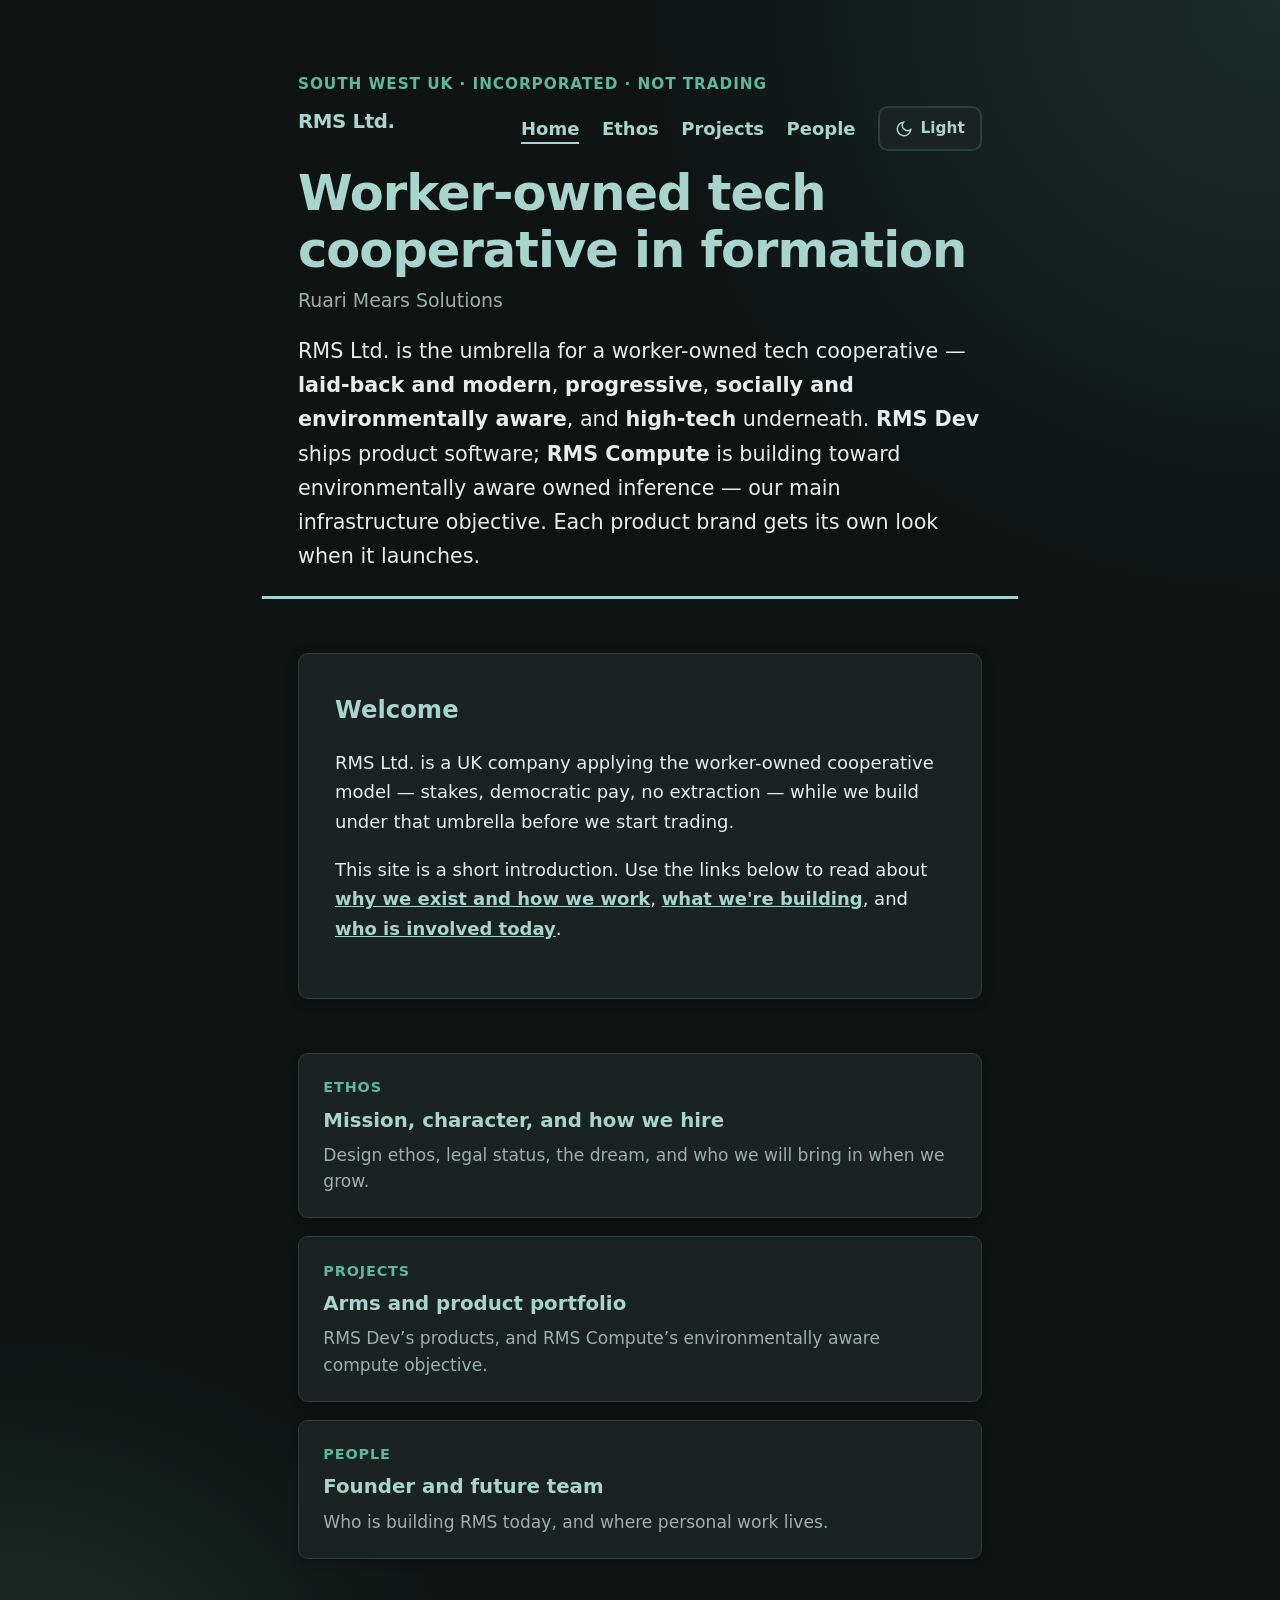
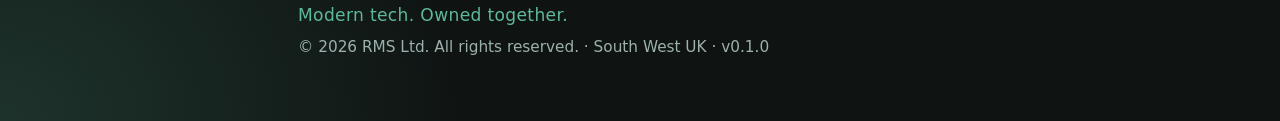
<file: index.html>
<!DOCTYPE html>
<html lang="en-GB">
<head>
  <meta charset="utf-8">
  <script>
    (function () {
      var k = 'rms-theme', t = 'dark';
      try {
        var s = localStorage.getItem(k);
        if (s === 'light' || s === 'dark') t = s;
      } catch (e) {}
      document.documentElement.setAttribute('data-theme', t);
    })();
  </script>
  <meta name="viewport" content="width=device-width, initial-scale=1">
  <title>RMS Ltd. — worker-owned tech cooperative in formation</title>
  <meta name="description" content="RMS Ltd. (Ruari Mears Solutions) — corporate umbrella for a worker-owned tech cooperative in formation. Not trading yet.">
  <link rel="canonical" href="https://rms-ltd.github.io/web/">
  <meta property="og:title" content="RMS Ltd. — worker-owned tech cooperative in formation">
  <meta property="og:description" content="Corporate umbrella for a worker-owned tech cooperative in formation. Arms and products introduced on the site — not trading yet.">
  <meta property="og:type" content="website">
  <meta property="og:url" content="https://rms-ltd.github.io/web/">
  <meta name="theme-color" content="#0f1413">
  <link rel="icon" href="assets/favicon.svg" type="image/svg+xml">
  <link rel="stylesheet" href="styles.css">
</head>
<body>
  <a class="skip-link" href="#main">Skip to content</a>

  <header class="site-header">
    <p class="eyebrow">South West UK · incorporated · not trading</p>
    <div class="header-bar">
      <p class="site-brand"><a href="index.html">RMS Ltd.</a></p>
      <div class="header-actions">
        <nav class="site-nav" aria-label="Site">
          <ul>
            <li><a href="index.html" aria-current="page">Home</a></li>
            <li><a href="ethos.html">Ethos</a></li>
            <li><a href="projects.html">Projects</a></li>
            <li><a href="people.html">People</a></li>
          </ul>
        </nav>
        <button type="button" class="theme-toggle" id="theme-toggle" aria-label="Switch to light mode" aria-pressed="true">
          <svg class="theme-icon theme-icon-light" xmlns="http://www.w3.org/2000/svg" width="18" height="18" viewBox="0 0 24 24" fill="none" stroke="currentColor" stroke-width="2" stroke-linecap="round" aria-hidden="true"><circle cx="12" cy="12" r="4"/><path d="M12 2v2M12 20v2M4.93 4.93l1.41 1.41M17.66 17.66l1.41 1.41M2 12h2M20 12h2M4.93 19.07l1.41-1.41M17.66 6.34l1.41-1.41"/></svg>
          <svg class="theme-icon theme-icon-dark" xmlns="http://www.w3.org/2000/svg" width="18" height="18" viewBox="0 0 24 24" fill="none" stroke="currentColor" stroke-width="2" stroke-linecap="round" aria-hidden="true"><path d="M21 12.79A9 9 0 1 1 11.21 3 7 7 0 0 0 21 12.79z"/></svg>
          <span class="theme-toggle-label">Light</span>
        </button>
      </div>
    </div>
    <h1>Worker-owned tech cooperative in formation</h1>
    <p class="subtitle">Ruari Mears Solutions</p>
    <p class="lede">RMS Ltd. is the umbrella for a worker-owned tech cooperative — <strong>laid-back and modern</strong>, <strong>progressive</strong>, <strong>socially and environmentally aware</strong>, and <strong>high-tech</strong> underneath. <strong>RMS Dev</strong> ships product software; <strong>RMS Compute</strong> is building toward environmentally aware owned inference — our main infrastructure objective. Each product brand gets its own look when it launches.</p>
  </header>

  <main id="main">
    <section class="panel intro" aria-labelledby="intro-heading">
      <h2 id="intro-heading">Welcome</h2>
      <p>RMS Ltd. is a UK company applying the worker-owned cooperative model — stakes, democratic pay, no extraction — while we build under that umbrella before we start trading.</p>
      <p>This site is a short introduction. Use the links below to read about <a href="ethos.html">why we exist and how we work</a>, <a href="projects.html">what we're building</a>, and <a href="people.html">who is involved today</a>.</p>
    </section>

    <nav class="page-teasers" aria-label="Explore the site">
      <ul>
        <li>
          <a class="teaser-card" href="ethos.html">
            <span class="teaser-label">Ethos</span>
            <span class="teaser-title">Mission, character, and how we hire</span>
            <span class="teaser-desc">Design ethos, legal status, the dream, and who we will bring in when we grow.</span>
          </a>
        </li>
        <li>
          <a class="teaser-card" href="projects.html">
            <span class="teaser-label">Projects</span>
            <span class="teaser-title">Arms and product portfolio</span>
            <span class="teaser-desc">RMS Dev’s products, and RMS Compute’s environmentally aware compute objective.</span>
          </a>
        </li>
        <li>
          <a class="teaser-card" href="people.html">
            <span class="teaser-label">People</span>
            <span class="teaser-title">Founder and future team</span>
            <span class="teaser-desc">Who is building RMS today, and where personal work lives.</span>
          </a>
        </li>
      </ul>
    </nav>
  </main>

  <footer class="site-footer">
    <p class="tagline">Modern tech. Owned together.</p>
    <p class="footer-meta">© <span id="year"></span> RMS Ltd. All rights reserved. · South West UK · <span id="site-version"></span></p>
  </footer>

  <script src="assets/theme.js"></script>
  <script src="assets/site.js"></script>
</body>
</html>
</file>
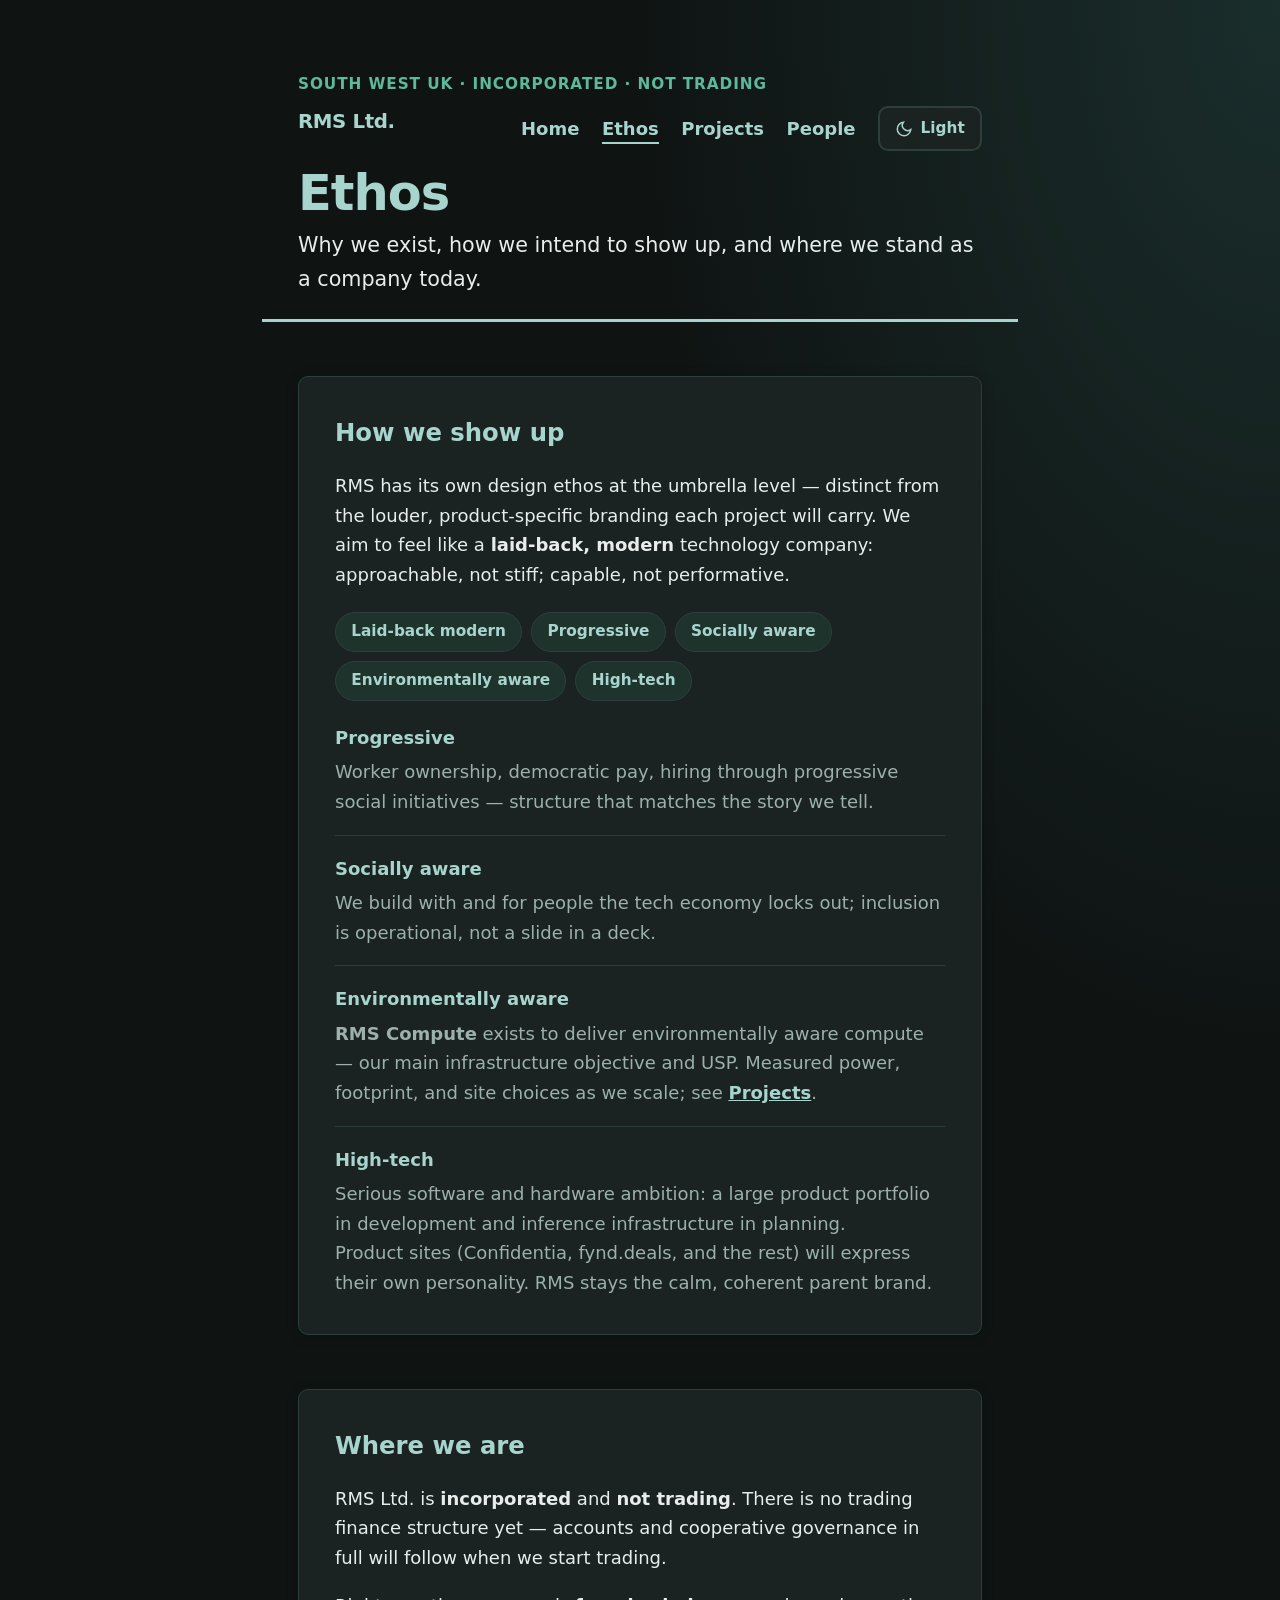
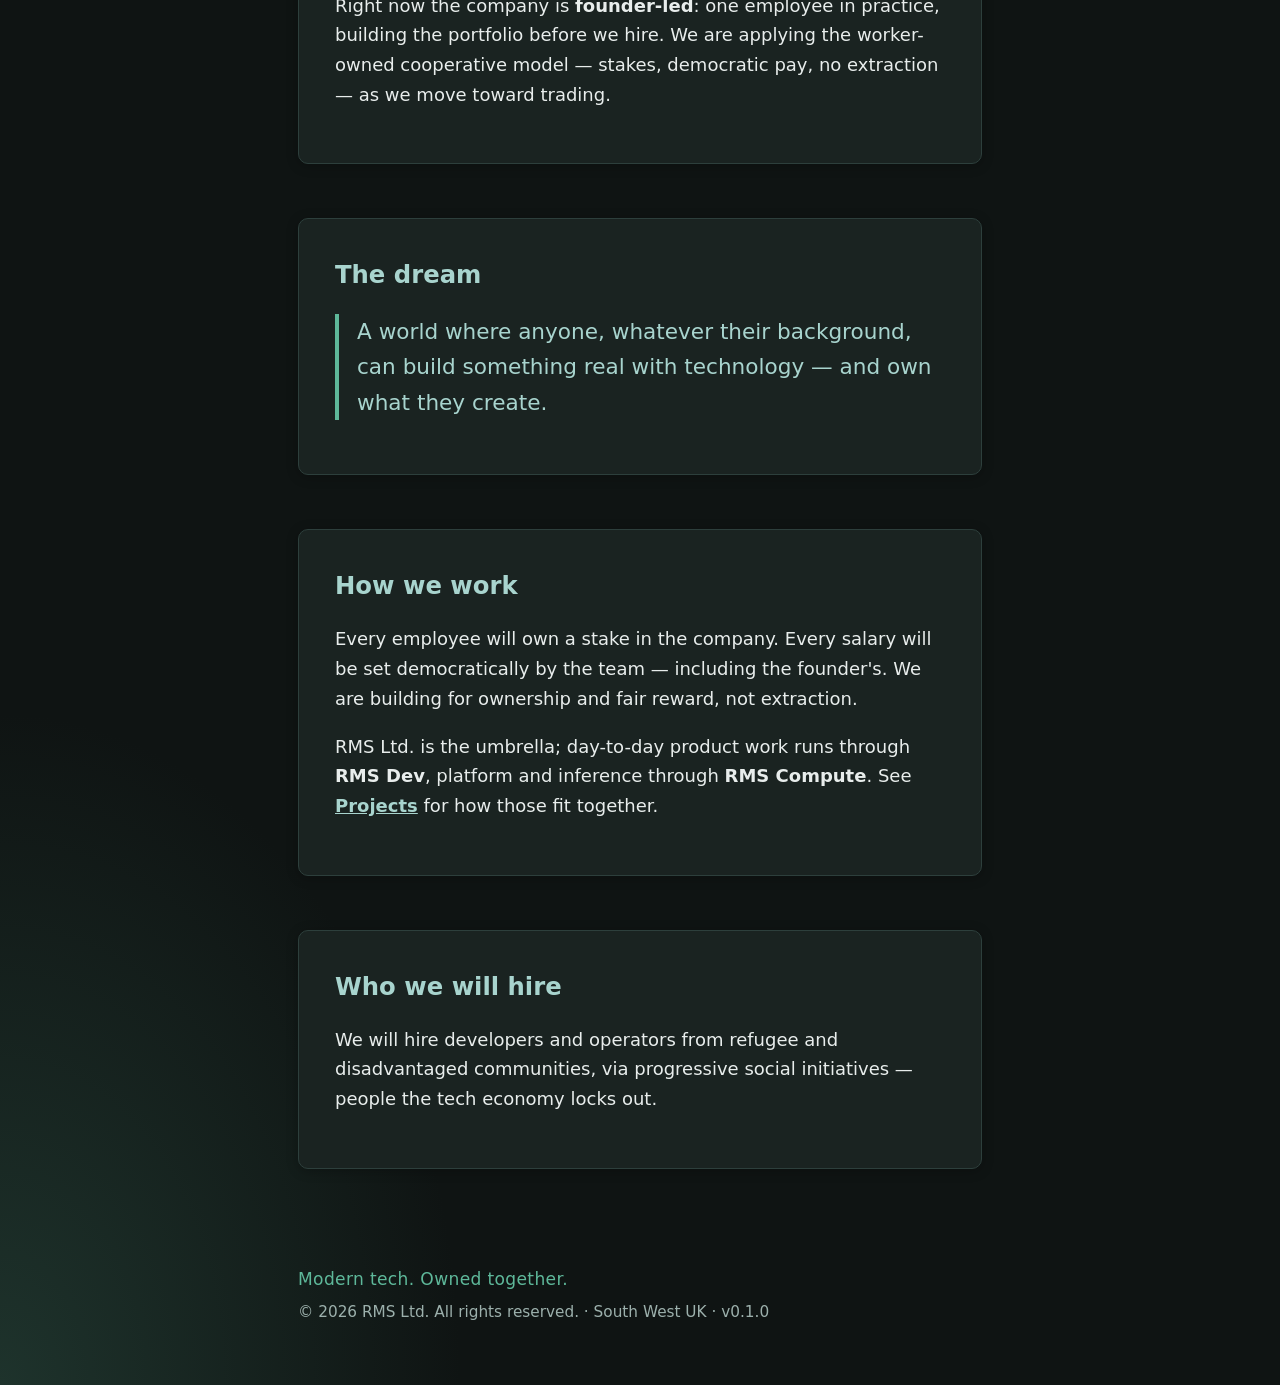
<file: ethos.html>
<!DOCTYPE html>
<html lang="en-GB">
<head>
  <meta charset="utf-8">
  <script>
    (function () {
      var k = 'rms-theme', t = 'dark';
      try {
        var s = localStorage.getItem(k);
        if (s === 'light' || s === 'dark') t = s;
      } catch (e) {}
      document.documentElement.setAttribute('data-theme', t);
    })();
  </script>
  <meta name="viewport" content="width=device-width, initial-scale=1">
  <title>Ethos — RMS Ltd.</title>
  <meta name="description" content="Mission, legal status, and hiring intent for RMS Ltd. — a worker-owned tech cooperative in formation. Not trading yet.">
  <link rel="canonical" href="https://rms-ltd.github.io/web/ethos.html">
  <meta property="og:title" content="Ethos — RMS Ltd.">
  <meta property="og:description" content="Where we are, the dream, democratic ownership, and who we will hire.">
  <meta property="og:type" content="website">
  <meta property="og:url" content="https://rms-ltd.github.io/web/ethos.html">
  <meta name="theme-color" content="#0f1413">
  <link rel="icon" href="assets/favicon.svg" type="image/svg+xml">
  <link rel="stylesheet" href="styles.css">
</head>
<body>
  <a class="skip-link" href="#main">Skip to content</a>

  <header class="site-header">
    <p class="eyebrow">South West UK · incorporated · not trading</p>
    <div class="header-bar">
      <p class="site-brand"><a href="index.html">RMS Ltd.</a></p>
      <div class="header-actions">
        <nav class="site-nav" aria-label="Site">
          <ul>
            <li><a href="index.html">Home</a></li>
            <li><a href="ethos.html" aria-current="page">Ethos</a></li>
            <li><a href="projects.html">Projects</a></li>
            <li><a href="people.html">People</a></li>
          </ul>
        </nav>
        <button type="button" class="theme-toggle" id="theme-toggle" aria-label="Switch to light mode" aria-pressed="true">
          <svg class="theme-icon theme-icon-light" xmlns="http://www.w3.org/2000/svg" width="18" height="18" viewBox="0 0 24 24" fill="none" stroke="currentColor" stroke-width="2" stroke-linecap="round" aria-hidden="true"><circle cx="12" cy="12" r="4"/><path d="M12 2v2M12 20v2M4.93 4.93l1.41 1.41M17.66 17.66l1.41 1.41M2 12h2M20 12h2M4.93 19.07l1.41-1.41M17.66 6.34l1.41-1.41"/></svg>
          <svg class="theme-icon theme-icon-dark" xmlns="http://www.w3.org/2000/svg" width="18" height="18" viewBox="0 0 24 24" fill="none" stroke="currentColor" stroke-width="2" stroke-linecap="round" aria-hidden="true"><path d="M21 12.79A9 9 0 1 1 11.21 3 7 7 0 0 0 21 12.79z"/></svg>
          <span class="theme-toggle-label">Light</span>
        </button>
      </div>
    </div>
    <h1>Ethos</h1>
    <p class="lede">Why we exist, how we intend to show up, and where we stand as a company today.</p>
  </header>

  <main id="main">
    <section class="panel character" aria-labelledby="character-heading">
      <h2 id="character-heading">How we show up</h2>
      <p>RMS has its own design ethos at the umbrella level — distinct from the louder, product-specific branding each project will carry. We aim to feel like a <strong>laid-back, modern</strong> technology company: approachable, not stiff; capable, not performative.</p>
      <ul class="value-chips" aria-label="RMS design ethos">
        <li>Laid-back modern</li>
        <li>Progressive</li>
        <li>Socially aware</li>
        <li>Environmentally aware</li>
        <li>High-tech</li>
      </ul>
      <dl class="value-detail">
        <div>
          <dt>Progressive</dt>
          <dd>Worker ownership, democratic pay, hiring through progressive social initiatives — structure that matches the story we tell.</dd>
        </div>
        <div>
          <dt>Socially aware</dt>
          <dd>We build with and for people the tech economy locks out; inclusion is operational, not a slide in a deck.</dd>
        </div>
        <div>
          <dt>Environmentally aware</dt>
          <dd><strong>RMS Compute</strong> exists to deliver environmentally aware compute — our main infrastructure objective and USP. Measured power, footprint, and site choices as we scale; see <a href="projects.html#org-heading">Projects</a>.</dd>
        </div>
        <div>
          <dt>High-tech</dt>
          <dd>Serious software and hardware ambition: a large product portfolio in development and inference infrastructure in planning.</dd>
        </div>
      </dl>
      <p class="note">Product sites (Confidentia, fynd.deals, and the rest) will express their own personality. RMS stays the calm, coherent parent brand.</p>
    </section>

    <section class="panel status" aria-labelledby="status-heading">
      <h2 id="status-heading">Where we are</h2>
      <p>RMS Ltd. is <strong>incorporated</strong> and <strong>not trading</strong>. There is no trading finance structure yet — accounts and cooperative governance in full will follow when we start trading.</p>
      <p>Right now the company is <strong>founder-led</strong>: one employee in practice, building the portfolio before we hire. We are applying the worker-owned cooperative model — stakes, democratic pay, no extraction — as we move toward trading.</p>
    </section>

    <section class="panel dream" aria-labelledby="dream-heading">
      <h2 id="dream-heading">The dream</h2>
      <blockquote>
        <p>A world where anyone, whatever their background, can build something real with technology — and own what they create.</p>
      </blockquote>
    </section>

    <section class="panel cooperative" aria-labelledby="cooperative-heading">
      <h2 id="cooperative-heading">How we work</h2>
      <p>Every employee will own a stake in the company. Every salary will be set democratically by the team — including the founder's. We are building for ownership and fair reward, not extraction.</p>
      <p>RMS Ltd. is the umbrella; day-to-day product work runs through <strong>RMS Dev</strong>, platform and inference through <strong>RMS Compute</strong>. See <a href="projects.html">Projects</a> for how those fit together.</p>
    </section>

    <section class="panel hiring" aria-labelledby="hiring-heading">
      <h2 id="hiring-heading">Who we will hire</h2>
      <p>We will hire developers and operators from refugee and disadvantaged communities, via progressive social initiatives — people the tech economy locks out.</p>
    </section>
  </main>

  <footer class="site-footer">
    <p class="tagline">Modern tech. Owned together.</p>
    <p class="footer-meta">© <span id="year"></span> RMS Ltd. All rights reserved. · South West UK · <span id="site-version"></span></p>
  </footer>

  <script src="assets/theme.js"></script>
  <script src="assets/site.js"></script>
</body>
</html>
</file>
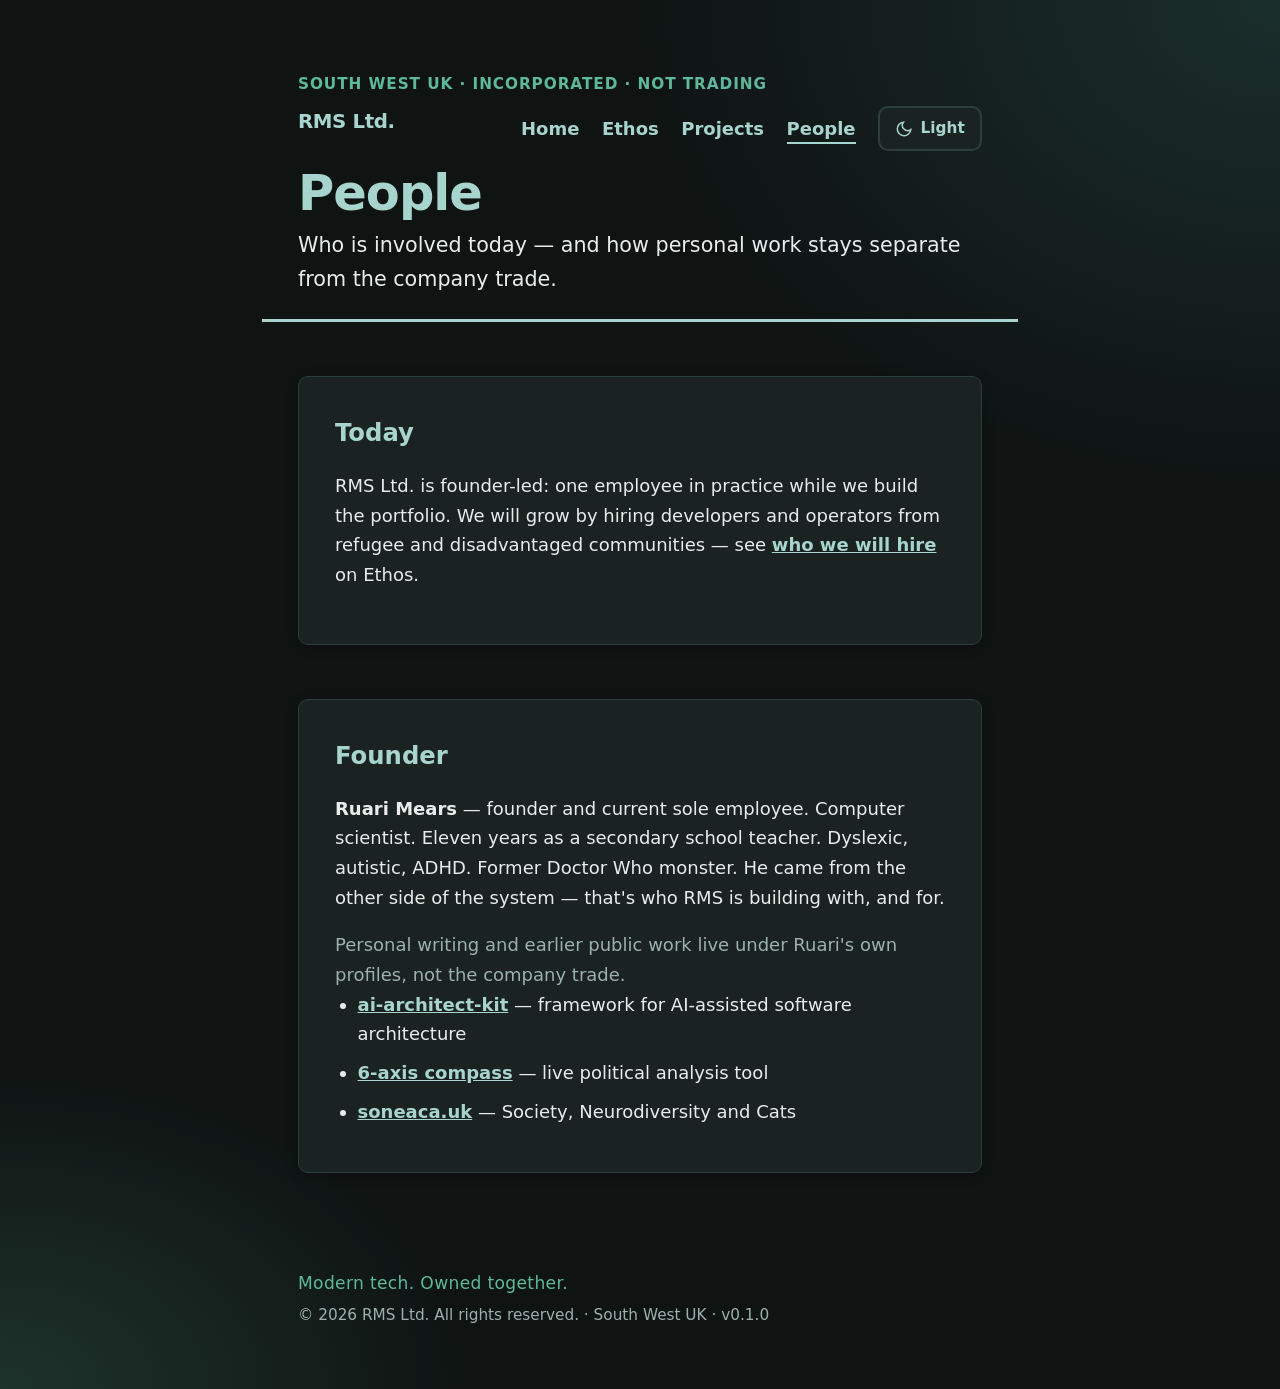
<file: people.html>
<!DOCTYPE html>
<html lang="en-GB">
<head>
  <meta charset="utf-8">
  <script>
    (function () {
      var k = 'rms-theme', t = 'dark';
      try {
        var s = localStorage.getItem(k);
        if (s === 'light' || s === 'dark') t = s;
      } catch (e) {}
      document.documentElement.setAttribute('data-theme', t);
    })();
  </script>
  <meta name="viewport" content="width=device-width, initial-scale=1">
  <title>People — RMS Ltd.</title>
  <meta name="description" content="Founder and team at RMS Ltd. — Ruari Mears and the cooperative we are building toward.">
  <link rel="canonical" href="https://rms-ltd.github.io/web/people.html">
  <meta property="og:title" content="People — RMS Ltd.">
  <meta property="og:description" content="Who is building RMS Ltd. today — founder-led, hiring via progressive social initiatives when we grow.">
  <meta property="og:type" content="website">
  <meta property="og:url" content="https://rms-ltd.github.io/web/people.html">
  <meta name="theme-color" content="#0f1413">
  <link rel="icon" href="assets/favicon.svg" type="image/svg+xml">
  <link rel="stylesheet" href="styles.css">
</head>
<body>
  <a class="skip-link" href="#main">Skip to content</a>

  <header class="site-header">
    <p class="eyebrow">South West UK · incorporated · not trading</p>
    <div class="header-bar">
      <p class="site-brand"><a href="index.html">RMS Ltd.</a></p>
      <div class="header-actions">
        <nav class="site-nav" aria-label="Site">
          <ul>
            <li><a href="index.html">Home</a></li>
            <li><a href="ethos.html">Ethos</a></li>
            <li><a href="projects.html">Projects</a></li>
            <li><a href="people.html" aria-current="page">People</a></li>
          </ul>
        </nav>
        <button type="button" class="theme-toggle" id="theme-toggle" aria-label="Switch to light mode" aria-pressed="true">
          <svg class="theme-icon theme-icon-light" xmlns="http://www.w3.org/2000/svg" width="18" height="18" viewBox="0 0 24 24" fill="none" stroke="currentColor" stroke-width="2" stroke-linecap="round" aria-hidden="true"><circle cx="12" cy="12" r="4"/><path d="M12 2v2M12 20v2M4.93 4.93l1.41 1.41M17.66 17.66l1.41 1.41M2 12h2M20 12h2M4.93 19.07l1.41-1.41M17.66 6.34l1.41-1.41"/></svg>
          <svg class="theme-icon theme-icon-dark" xmlns="http://www.w3.org/2000/svg" width="18" height="18" viewBox="0 0 24 24" fill="none" stroke="currentColor" stroke-width="2" stroke-linecap="round" aria-hidden="true"><path d="M21 12.79A9 9 0 1 1 11.21 3 7 7 0 0 0 21 12.79z"/></svg>
          <span class="theme-toggle-label">Light</span>
        </button>
      </div>
    </div>
    <h1>People</h1>
    <p class="lede">Who is involved today — and how personal work stays separate from the company trade.</p>
  </header>

  <main id="main">
    <section class="panel team" aria-labelledby="team-heading">
      <h2 id="team-heading">Today</h2>
      <p>RMS Ltd. is founder-led: one employee in practice while we build the portfolio. We will grow by hiring developers and operators from refugee and disadvantaged communities — see <a href="ethos.html#hiring-heading">who we will hire</a> on Ethos.</p>
    </section>

    <section class="panel founder" aria-labelledby="founder-heading">
      <h2 id="founder-heading">Founder</h2>
      <p><strong>Ruari Mears</strong> — founder and current sole employee. Computer scientist. Eleven years as a secondary school teacher. Dyslexic, autistic, ADHD. Former Doctor Who monster. He came from the other side of the system — that's who RMS is building with, and for.</p>
      <p class="note">Personal writing and earlier public work live under Ruari's own profiles, not the company trade.</p>
      <ul class="link-list">
        <li><a href="https://github.com/earlution/ai-architect-kit">ai-architect-kit</a> — framework for AI-assisted software architecture</li>
        <li><a href="https://earlution.github.io/6-axis-compass/">6-axis compass</a> — live political analysis tool</li>
        <li><a href="https://soneaca.uk">soneaca.uk</a> — Society, Neurodiversity and Cats</li>
      </ul>
    </section>
  </main>

  <footer class="site-footer">
    <p class="tagline">Modern tech. Owned together.</p>
    <p class="footer-meta">© <span id="year"></span> RMS Ltd. All rights reserved. · South West UK · <span id="site-version"></span></p>
  </footer>

  <script src="assets/theme.js"></script>
  <script src="assets/site.js"></script>
</body>
</html>
</file>
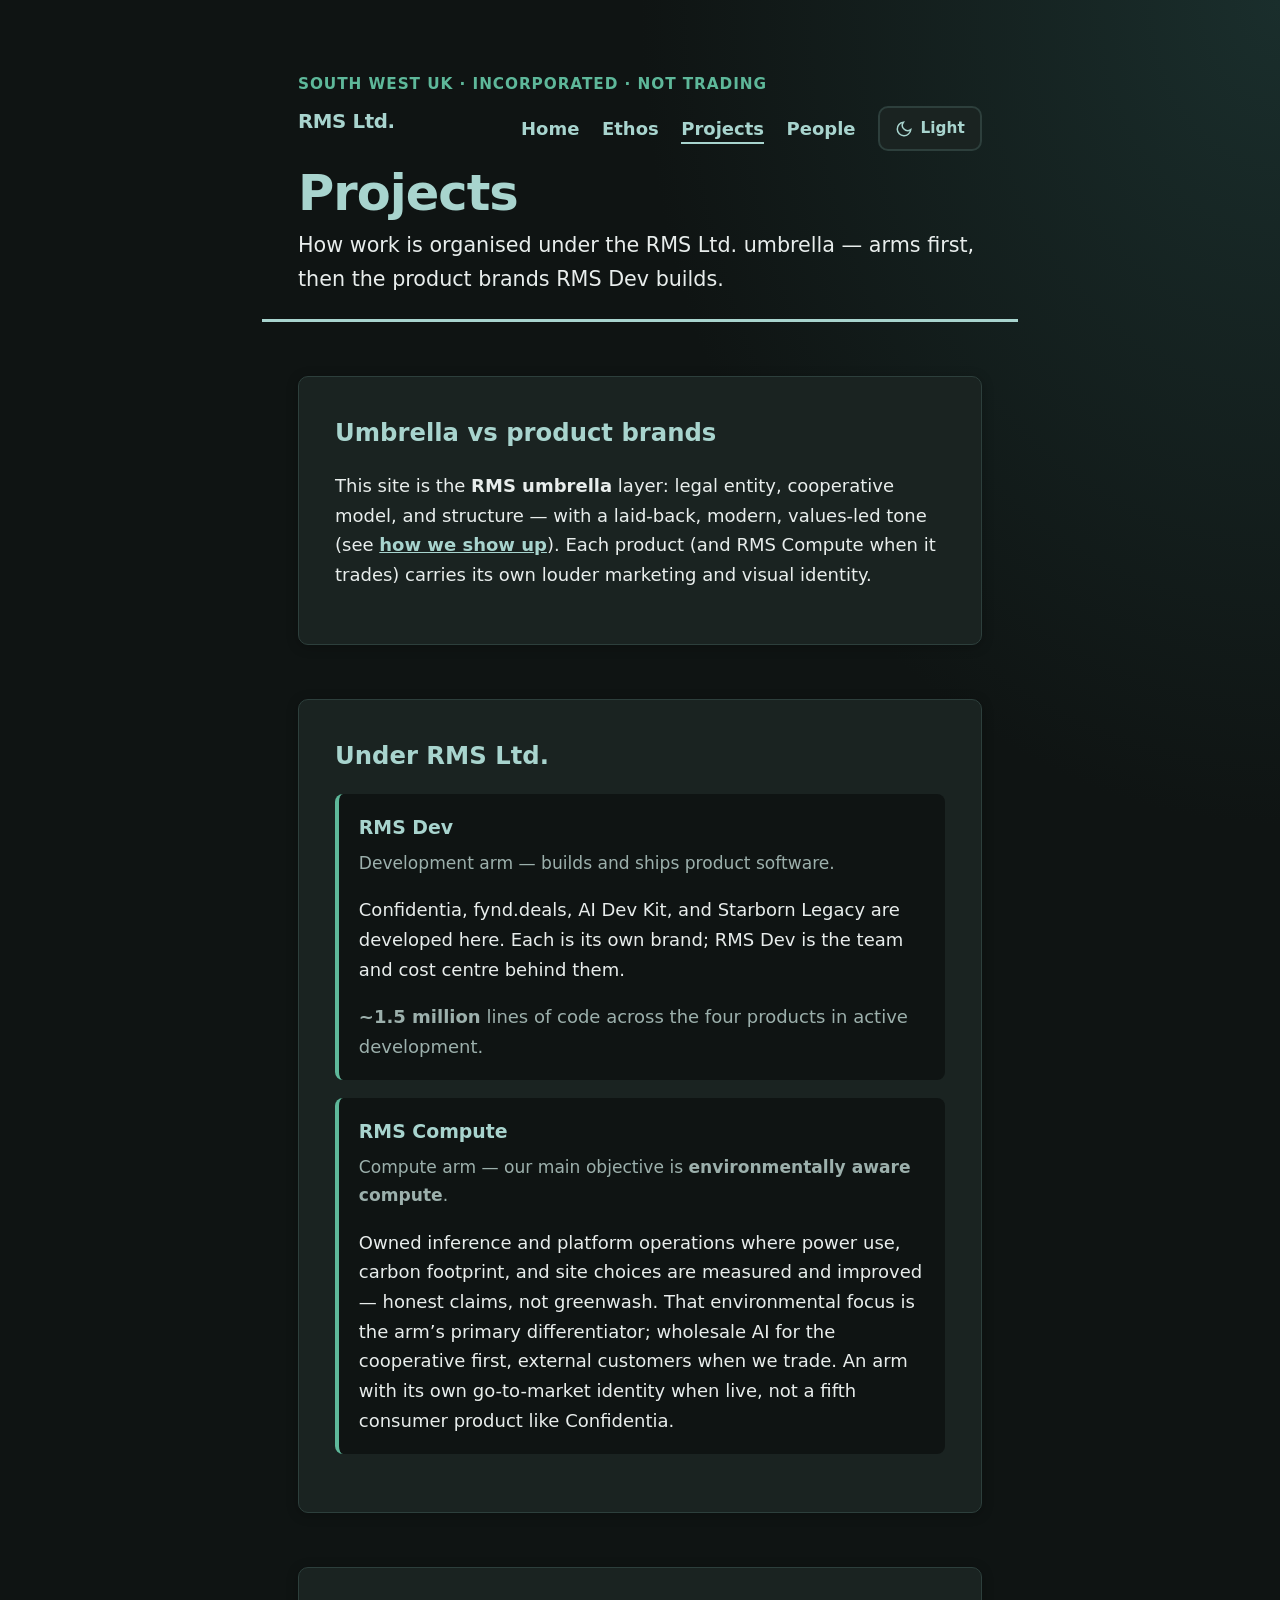
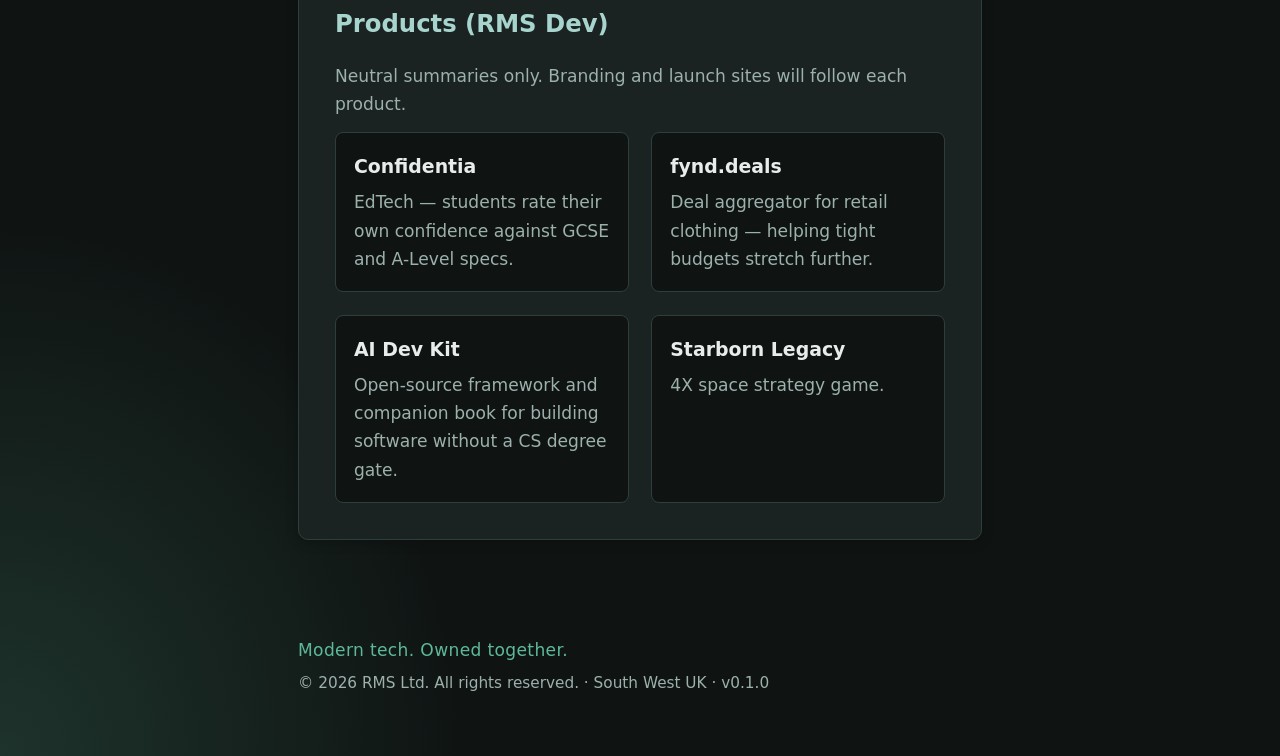
<file: projects.html>
<!DOCTYPE html>
<html lang="en-GB">
<head>
  <meta charset="utf-8">
  <script>
    (function () {
      var k = 'rms-theme', t = 'dark';
      try {
        var s = localStorage.getItem(k);
        if (s === 'light' || s === 'dark') t = s;
      } catch (e) {}
      document.documentElement.setAttribute('data-theme', t);
    })();
  </script>
  <meta name="viewport" content="width=device-width, initial-scale=1">
  <title>Projects — RMS Ltd.</title>
  <meta name="description" content="RMS Dev ships Confidentia, fynd.deals, AI Dev Kit, Starborn Legacy. RMS Compute — environmentally aware owned inference infrastructure.">
  <link rel="canonical" href="https://rms-ltd.github.io/web/projects.html">
  <meta property="og:title" content="Projects — RMS Ltd.">
  <meta property="og:description" content="RMS Dev product portfolio and RMS Compute — environmentally aware compute as our main infrastructure objective.">
  <meta property="og:type" content="website">
  <meta property="og:url" content="https://rms-ltd.github.io/web/projects.html">
  <meta name="theme-color" content="#0f1413">
  <link rel="icon" href="assets/favicon.svg" type="image/svg+xml">
  <link rel="stylesheet" href="styles.css">
</head>
<body>
  <a class="skip-link" href="#main">Skip to content</a>

  <header class="site-header">
    <p class="eyebrow">South West UK · incorporated · not trading</p>
    <div class="header-bar">
      <p class="site-brand"><a href="index.html">RMS Ltd.</a></p>
      <div class="header-actions">
        <nav class="site-nav" aria-label="Site">
          <ul>
            <li><a href="index.html">Home</a></li>
            <li><a href="ethos.html">Ethos</a></li>
            <li><a href="projects.html" aria-current="page">Projects</a></li>
            <li><a href="people.html">People</a></li>
          </ul>
        </nav>
        <button type="button" class="theme-toggle" id="theme-toggle" aria-label="Switch to light mode" aria-pressed="true">
          <svg class="theme-icon theme-icon-light" xmlns="http://www.w3.org/2000/svg" width="18" height="18" viewBox="0 0 24 24" fill="none" stroke="currentColor" stroke-width="2" stroke-linecap="round" aria-hidden="true"><circle cx="12" cy="12" r="4"/><path d="M12 2v2M12 20v2M4.93 4.93l1.41 1.41M17.66 17.66l1.41 1.41M2 12h2M20 12h2M4.93 19.07l1.41-1.41M17.66 6.34l1.41-1.41"/></svg>
          <svg class="theme-icon theme-icon-dark" xmlns="http://www.w3.org/2000/svg" width="18" height="18" viewBox="0 0 24 24" fill="none" stroke="currentColor" stroke-width="2" stroke-linecap="round" aria-hidden="true"><path d="M21 12.79A9 9 0 1 1 11.21 3 7 7 0 0 0 21 12.79z"/></svg>
          <span class="theme-toggle-label">Light</span>
        </button>
      </div>
    </div>
    <h1>Projects</h1>
    <p class="lede">How work is organised under the RMS Ltd. umbrella — arms first, then the product brands RMS Dev builds.</p>
  </header>

  <main id="main">
    <section class="panel umbrella-note" aria-labelledby="umbrella-heading">
      <h2 id="umbrella-heading">Umbrella vs product brands</h2>
      <p>This site is the <strong>RMS umbrella</strong> layer: legal entity, cooperative model, and structure — with a laid-back, modern, values-led tone (see <a href="ethos.html#character-heading">how we show up</a>). Each product (and RMS Compute when it trades) carries its own louder marketing and visual identity.</p>
    </section>

    <section class="panel org" aria-labelledby="org-heading">
      <h2 id="org-heading">Under RMS Ltd.</h2>
      <ul class="arm-list">
        <li class="arm-block">
          <h3>RMS Dev</h3>
          <p class="arm-role">Development arm — builds and ships product software.</p>
          <p>Confidentia, fynd.deals, AI Dev Kit, and Starborn Legacy are developed here. Each is its own brand; RMS Dev is the team and cost centre behind them.</p>
          <p class="stat"><strong>~1.5 million</strong> lines of code across the four products in active development.</p>
        </li>
        <li class="arm-block arm-block-compute">
          <h3>RMS Compute</h3>
          <p class="arm-role">Compute arm — our main objective is <strong>environmentally aware compute</strong>.</p>
          <p>Owned inference and platform operations where power use, carbon footprint, and site choices are measured and improved — honest claims, not greenwash. That environmental focus is the arm’s primary differentiator; wholesale AI for the cooperative first, external customers when we trade. An arm with its own go-to-market identity when live, not a fifth consumer product like Confidentia.</p>
        </li>
      </ul>
    </section>

    <section class="panel products" aria-labelledby="products-heading">
      <h2 id="products-heading">Products (RMS Dev)</h2>
      <p class="section-intro">Neutral summaries only. Branding and launch sites will follow each product.</p>
      <ul class="product-grid">
        <li>
          <h3>Confidentia</h3>
          <p>EdTech — students rate their own confidence against GCSE and A-Level specs.</p>
        </li>
        <li>
          <h3>fynd.deals</h3>
          <p>Deal aggregator for retail clothing — helping tight budgets stretch further.</p>
        </li>
        <li>
          <h3>AI Dev Kit</h3>
          <p>Open-source framework and companion book for building software without a CS degree gate.</p>
        </li>
        <li>
          <h3>Starborn Legacy</h3>
          <p>4X space strategy game.</p>
        </li>
      </ul>
    </section>
  </main>

  <footer class="site-footer">
    <p class="tagline">Modern tech. Owned together.</p>
    <p class="footer-meta">© <span id="year"></span> RMS Ltd. All rights reserved. · South West UK · <span id="site-version"></span></p>
  </footer>

  <script src="assets/theme.js"></script>
  <script src="assets/site.js"></script>
</body>
</html>
</file>
<file: styles.css>
/* RMS umbrella: laid-back modern, progressive, socially & environmentally aware, high-tech */

:root {
  --radius: 10px;
  --max: 42rem;
  --space: 1.25rem;
  font-size: 112.5%;
}

html[data-theme="light"] {
  color-scheme: light;
  --bg: #f4f6f5;
  --surface: #ffffff;
  --ink: #14201e;
  --muted: #3d4f4c;
  --accent: #3d8f7a;
  --accent-soft: #d8ebe4;
  --warm: #c45c26;
  --warm-soft: #f0e4dc;
  --teal: #0c3d3a;
  --teal-soft: #d4e8e6;
  --border: #c5d4d0;
  --focus: #0a6b64;
  --shadow: rgba(12, 61, 58, 0.06);
  --header-fg: #ffffff;
}

html[data-theme="dark"] {
  color-scheme: dark;
  --bg: #0f1413;
  --surface: #1a2321;
  --ink: #e8edec;
  --muted: #9cb0ac;
  --accent: #5eb89a;
  --accent-soft: #1e332c;
  --warm: #e08a5c;
  --warm-soft: #2a221c;
  --teal: #a8d4ce;
  --teal-soft: #1a2e2c;
  --border: #2d3f3c;
  --focus: #7ec4bc;
  --shadow: rgba(0, 0, 0, 0.25);
  --header-fg: #0f1413;
}

*,
*::before,
*::after {
  box-sizing: border-box;
}

html {
  scroll-behavior: smooth;
}

body {
  margin: 0;
  font-family: "Segoe UI", system-ui, -apple-system, BlinkMacSystemFont, sans-serif;
  line-height: 1.65;
  color: var(--ink);
  background-color: var(--bg);
  background-image:
    radial-gradient(ellipse 100% 70% at 100% 0%, var(--teal-soft) 0%, transparent 50%),
    radial-gradient(ellipse 80% 50% at 0% 100%, var(--accent-soft) 0%, transparent 45%);
  min-height: 100vh;
  transition: background-color 0.25s ease, color 0.25s ease;
}

.panel,
.teaser-card,
.theme-toggle {
  transition: background-color 0.25s ease, color 0.25s ease, border-color 0.25s ease;
}

.skip-link {
  position: absolute;
  left: -9999px;
  top: 0;
  padding: 0.5rem 1rem;
  background: var(--teal);
  color: var(--header-fg);
  z-index: 100;
}

.skip-link:focus {
  left: 0;
}

.site-header,
main,
.site-footer {
  max-width: var(--max);
  margin-inline: auto;
  padding-inline: clamp(1rem, 5vw, 2rem);
}

.site-header {
  padding-top: clamp(2.5rem, 8vw, 4rem);
  padding-bottom: var(--space);
  border-bottom: 3px solid var(--teal);
}

.header-bar {
  display: flex;
  flex-wrap: wrap;
  align-items: flex-start;
  justify-content: space-between;
  gap: 0.75rem 1.25rem;
  margin-bottom: 0.75rem;
}

.header-actions {
  display: flex;
  flex-wrap: wrap;
  align-items: center;
  gap: 0.75rem 1.25rem;
}

.theme-toggle {
  flex-shrink: 0;
  display: inline-flex;
  align-items: center;
  justify-content: center;
  gap: 0.4rem;
  min-height: 2.5rem;
  padding: 0.35rem 0.85rem;
  font-family: inherit;
  font-size: 0.85rem;
  font-weight: 600;
  line-height: 1;
  color: var(--teal);
  background: var(--surface);
  border: 2px solid var(--border);
  border-radius: var(--radius);
  cursor: pointer;
  transition: background 0.15s ease, border-color 0.15s ease, color 0.15s ease;
}

.theme-toggle:hover {
  border-color: var(--accent);
  background: var(--accent-soft);
  color: var(--accent);
}

.theme-icon {
  flex-shrink: 0;
}

.theme-icon-dark {
  display: none;
}

[data-theme="dark"] .theme-icon-light {
  display: none;
}

[data-theme="dark"] .theme-icon-dark {
  display: block;
}

@media (max-width: 520px) {
  .header-actions {
    width: 100%;
    justify-content: space-between;
  }
}

.site-brand {
  margin: 0;
  font-size: 1.1rem;
  font-weight: 700;
  letter-spacing: -0.02em;
}

.site-brand a {
  color: var(--teal);
  text-decoration: none;
}

.site-brand a:hover {
  color: var(--accent);
}

.site-nav ul {
  display: flex;
  flex-wrap: wrap;
  gap: 0.35rem 1.25rem;
  list-style: none;
  margin: 0;
  padding: 0;
}

.site-nav a {
  color: var(--teal);
  font-weight: 600;
  text-decoration: none;
  padding: 0.15rem 0;
  border-bottom: 2px solid transparent;
  transition: border-color 0.15s ease, color 0.15s ease;
}

.site-nav a:hover {
  border-bottom-color: var(--accent);
  color: var(--accent);
}

.site-nav a[aria-current="page"] {
  border-bottom-color: var(--teal);
}

.page-teasers ul {
  list-style: none;
  margin: 0;
  padding: 0;
  display: grid;
  gap: 1rem;
}

.teaser-card {
  display: flex;
  flex-direction: column;
  gap: 0.25rem;
  padding: 1.25rem 1.35rem;
  text-decoration: none;
  color: var(--ink);
  background: var(--surface);
  border: 1px solid var(--border);
  border-radius: var(--radius);
  box-shadow: 0 2px 8px var(--shadow);
  transition: border-color 0.15s ease, background 0.15s ease, transform 0.15s ease;
}

.teaser-card:hover {
  border-color: var(--accent);
  background: var(--accent-soft);
  transform: translateY(-1px);
}

.teaser-label {
  font-size: 0.8rem;
  font-weight: 600;
  letter-spacing: 0.06em;
  text-transform: uppercase;
  color: var(--accent);
}

.teaser-title {
  font-size: 1.1rem;
  font-weight: 700;
  color: var(--teal);
}

.teaser-desc {
  font-size: 0.95rem;
  color: var(--muted);
  line-height: 1.55;
}

.panel a {
  color: var(--teal);
  font-weight: 600;
}

.panel a:hover {
  color: var(--accent);
}

.eyebrow {
  margin: 0 0 0.5rem;
  font-size: 0.85rem;
  font-weight: 600;
  letter-spacing: 0.06em;
  text-transform: uppercase;
  color: var(--accent);
}

h1 {
  margin: 0 0 0.35rem;
  font-size: clamp(2rem, 6vw, 2.75rem);
  font-weight: 700;
  line-height: 1.15;
  color: var(--teal);
  letter-spacing: -0.02em;
}

.subtitle {
  margin: 0 0 1rem;
  font-size: 1.05rem;
  font-weight: 500;
  color: var(--muted);
}

.lede {
  margin: 0;
  font-size: 1.15rem;
  max-width: 38em;
}

.panel {
  margin-block: clamp(2rem, 5vw, 3rem);
  padding: clamp(1.25rem, 4vw, 2rem);
  background: var(--surface);
  border: 1px solid var(--border);
  border-radius: var(--radius);
  box-shadow: 0 2px 12px var(--shadow);
}

.panel h2 {
  margin: 0 0 1rem;
  font-size: 1.35rem;
  color: var(--teal);
}

.panel h3 {
  margin: 0 0 0.35rem;
  font-size: 1.05rem;
  color: var(--ink);
}

.value-chips {
  display: flex;
  flex-wrap: wrap;
  gap: 0.5rem;
  list-style: none;
  margin: 1.25rem 0;
  padding: 0;
}

.value-chips li {
  padding: 0.35rem 0.85rem;
  font-size: 0.85rem;
  font-weight: 600;
  color: var(--teal);
  background: var(--accent-soft);
  border: 1px solid var(--border);
  border-radius: 999px;
}

.value-detail {
  margin: 0;
}

.value-detail > div {
  margin-bottom: 1rem;
  padding-bottom: 1rem;
  border-bottom: 1px solid var(--border);
}

.value-detail > div:last-child {
  margin-bottom: 0;
  padding-bottom: 0;
  border-bottom: none;
}

.value-detail dt {
  margin: 0 0 0.25rem;
  font-weight: 700;
  color: var(--teal);
}

.value-detail dd {
  margin: 0;
  color: var(--muted);
}

.dream blockquote {
  margin: 0 0 1rem;
  padding: 0 0 0 1rem;
  border-left: 4px solid var(--accent);
}

.section-intro,
.arm-role {
  margin: 0 0 0.75rem;
  font-size: 0.95rem;
  color: var(--muted);
}

.arm-list {
  list-style: none;
  margin: 0 0 1.25rem;
  padding: 0;
  display: grid;
  gap: 1rem;
}

.arm-block {
  padding: 1rem 1.1rem;
  background: var(--bg);
  border-radius: calc(var(--radius) - 2px);
  border-left: 4px solid var(--accent);
}

.arm-block h3 {
  margin: 0 0 0.35rem;
  font-size: 1.05rem;
  color: var(--teal);
}

.arm-block p:last-child {
  margin-bottom: 0;
}

.dream blockquote p {
  margin: 0;
  font-size: 1.2rem;
  font-weight: 500;
  color: var(--teal);
}

.note,
.arms,
.stat {
  margin: 0;
  color: var(--muted);
}

.stat {
  margin-bottom: 1.25rem;
}

.product-grid {
  list-style: none;
  margin: 0;
  padding: 0;
  display: grid;
  gap: 1.25rem;
}

@media (min-width: 520px) {
  .product-grid {
    grid-template-columns: 1fr 1fr;
  }
}

.product-grid li {
  padding: 1rem;
  background: var(--bg);
  border-radius: calc(var(--radius) - 2px);
  border: 1px solid var(--border);
}

.product-grid p {
  margin: 0;
  font-size: 0.95rem;
  color: var(--muted);
}

.arms {
  margin-top: 1.25rem;
  font-size: 0.95rem;
}

.hiring a {
  color: var(--teal);
  font-weight: 600;
}

.link-list {
  margin: 0;
  padding-left: 1.25rem;
}

.link-list li {
  margin-bottom: 0.5rem;
}

.link-list a {
  color: var(--teal);
  font-weight: 600;
}

.ask {
  margin: 0 0 1.25rem;
  font-size: 1.1rem;
  font-weight: 500;
}

.social-nav {
  display: grid;
  gap: 0.75rem;
}

@media (min-width: 400px) {
  .social-nav {
    grid-template-columns: 1fr 1fr;
  }
}

.social-card {
  display: flex;
  flex-direction: column;
  gap: 0.15rem;
  padding: 1rem 1.1rem;
  text-decoration: none;
  color: var(--ink);
  background: var(--bg);
  border: 2px solid var(--border);
  border-radius: var(--radius);
  transition: border-color 0.15s ease, background 0.15s ease;
}

.social-card:hover {
  border-color: var(--accent);
  background: var(--accent-soft);
}

.social-card.primary {
  border-color: var(--teal);
  background: var(--teal-soft);
}

.social-card .label {
  font-size: 0.8rem;
  font-weight: 600;
  text-transform: uppercase;
  letter-spacing: 0.05em;
  color: var(--muted);
}

.social-card .handle {
  font-size: 1.1rem;
  font-weight: 700;
  color: var(--teal);
}

a:focus-visible {
  outline: 3px solid var(--focus);
  outline-offset: 2px;
}

.site-footer {
  padding-block: 2rem 3rem;
  font-size: 0.9rem;
  color: var(--muted);
}

.site-footer p {
  margin: 0.35rem 0;
}

.tagline {
  margin: 0 0 0.5rem;
  font-size: 0.95rem;
  font-weight: 500;
  color: var(--accent);
  letter-spacing: 0.02em;
}

.footer-meta {
  font-size: 0.85rem;
  color: var(--muted);
}

#site-version {
  font-variant-numeric: tabular-nums;
}
</file>
